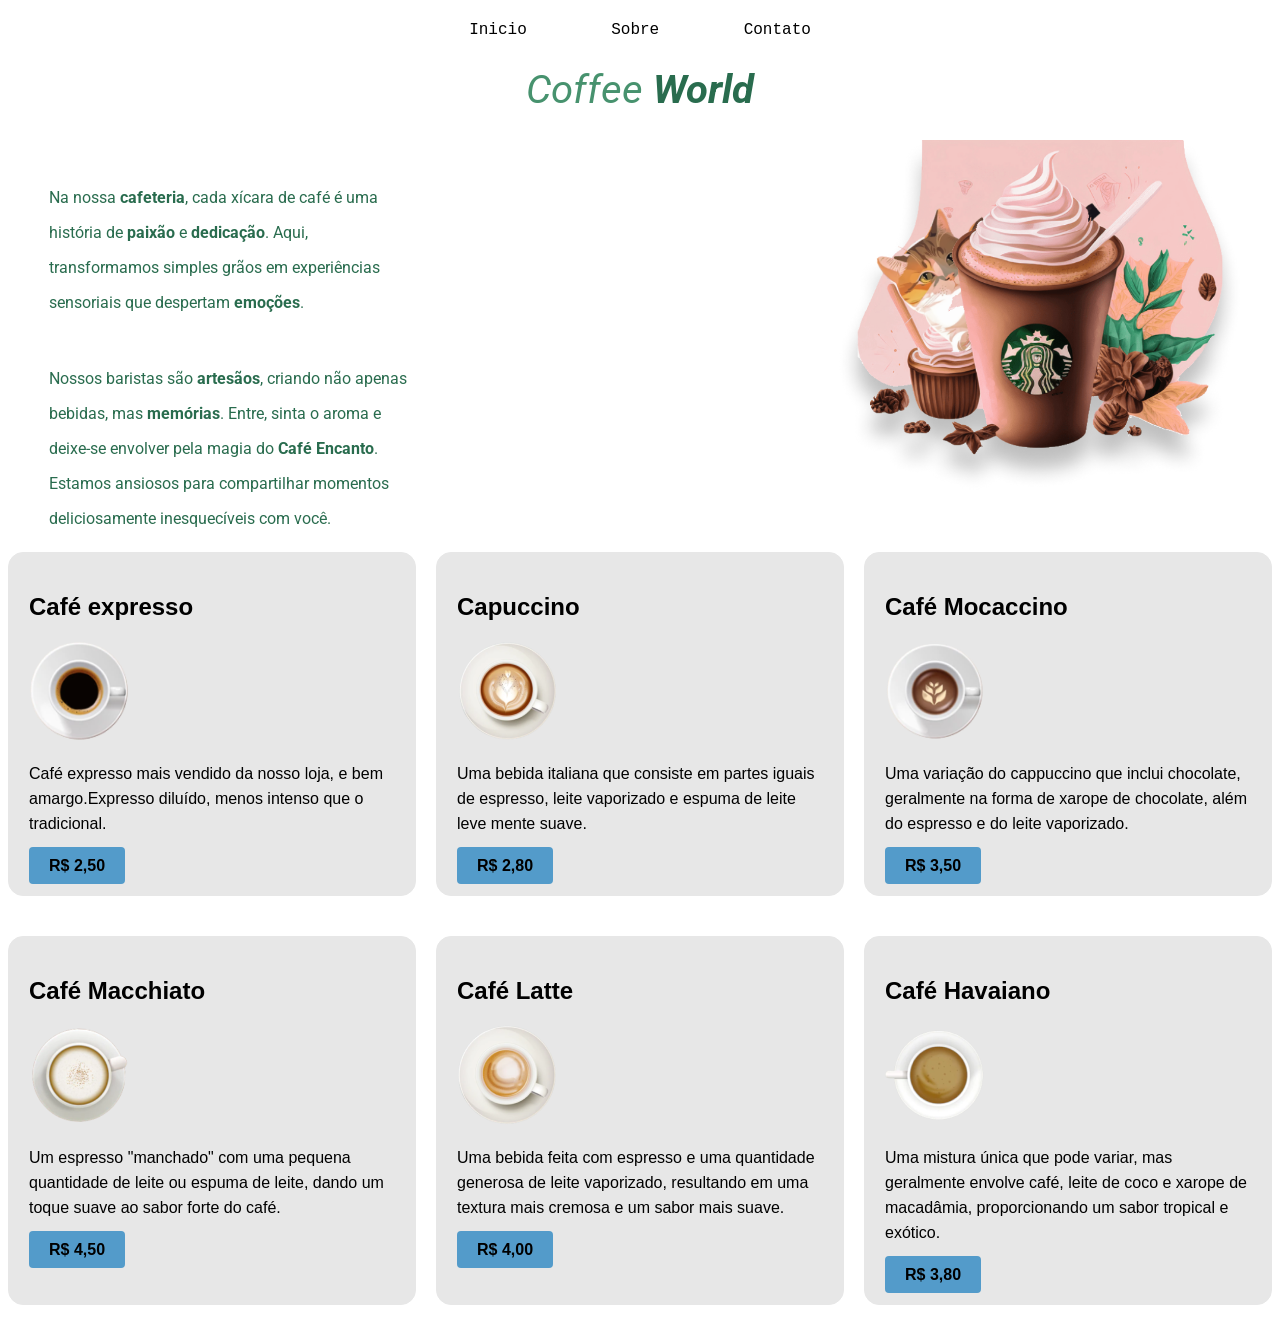
<file: index.html>
<!DOCTYPE html>
<html lang="en">

<head>
    <meta charset="UTF-8">
    <meta name="viewport" content="width=device-width, initial-scale=1.0">
    <title>Coffe</title>
    <link rel="stylesheet" href="styes.css">
</head>

<main>

    <body>
        <div class="icones">

            <a href="./index.html">Inicio</a>
            <a href="">Sobre</a>
            <a href="">Contato</a>



        </div>

        <h1 class="titulo"> Coffee <span> World </span></h1>

        <div class="inicio">

            <div class="intro">


                <p class="introducao">Na nossa <strong>cafeteria</strong>, cada xícara de café é uma história de
                    <strong>paixão</strong> e <strong>dedicação</strong>. Aqui, transformamos simples grãos em
                    experiências sensoriais que despertam <strong>emoções</strong>.
                </p>
                <p class="introducao">Nossos baristas são <strong>artesãos</strong>, criando não apenas bebidas, mas
                    <strong>memórias</strong>. Entre, sinta o aroma e deixe-se envolver pela magia do <strong>Café
                        Encanto</strong>. Estamos ansiosos para compartilhar momentos deliciosamente inesquecíveis com
                    você.
                </p>


            </div>

            <div class="intro2">

                <img src="./Imagem-header.png" alt="" class="imagem-coffe">

            </div>

        </div>

        <!-- <h1 class="titulo">Coffe World</h1> -->

        <div class="grid">

            <div class="info">

                <h2 class="titulo2"> Café expresso </h2>

                <img src="./expresso.png" alt="">


                <p> Café expresso mais vendido da nosso loja, e bem amargo.Expresso diluído, menos intenso que o
                    tradicional.
                </p>


                <a class="compra" href="">R$ 2,50</a>

            </div>
            <div class="info">

                <h2 class="titulo2">Capuccino</h2>


                <img class="imagem-cafe" src="./capuccino.png" alt="">


                <p> Uma bebida italiana que consiste em partes iguais de espresso, leite vaporizado e espuma de leite
                    leve
                    mente suave.
                </p>


                <a class="compra" href="">R$ 2,80</a>

            </div>
            <div class="info">

                <h2 class="titulo2">Café Mocaccino</h2>


                <img src="./mocaccino.png" alt="">


                <p> Uma variação do cappuccino que inclui chocolate, geralmente na forma de xarope de chocolate, além do
                    espresso e do leite vaporizado.
                </p>


                <a class="compra" href="">R$ 3,50</a>

            </div>

            <div class="info">

                <h2 class="titulo2">Café Macchiato</h2>


                <img src="./macchiato.png" alt="">


                <p> Um espresso "manchado" com uma pequena quantidade de leite ou espuma de leite, dando um toque suave
                    ao
                    sabor forte do café.
                </p>


                <a class="compra" href="">R$ 4,50</a>

            </div>
            <div class="info">

                <h2 class="titulo2">Café Latte</h2>


                <img src="./latte.png" alt="">


                <p> Uma bebida feita com espresso e uma quantidade generosa de leite vaporizado, resultando em uma
                    textura
                    mais cremosa e um sabor mais suave.
                </p>


                <a class="compra" href="">R$ 4,00</a>

            </div>
            <div class="info">

                <h2 class="titulo2">Café Havaiano</h2>


                <img src="./havaiano.png" alt="">


                <p> Uma mistura única que pode variar, mas geralmente envolve café, leite de coco e xarope de macadâmia,
                    proporcionando um sabor tropical e exótico.
                </p>


                <a class="compra" href="">R$ 3,80</a>

            </div>
        </div>
</main>
</body>

</html>
</file>
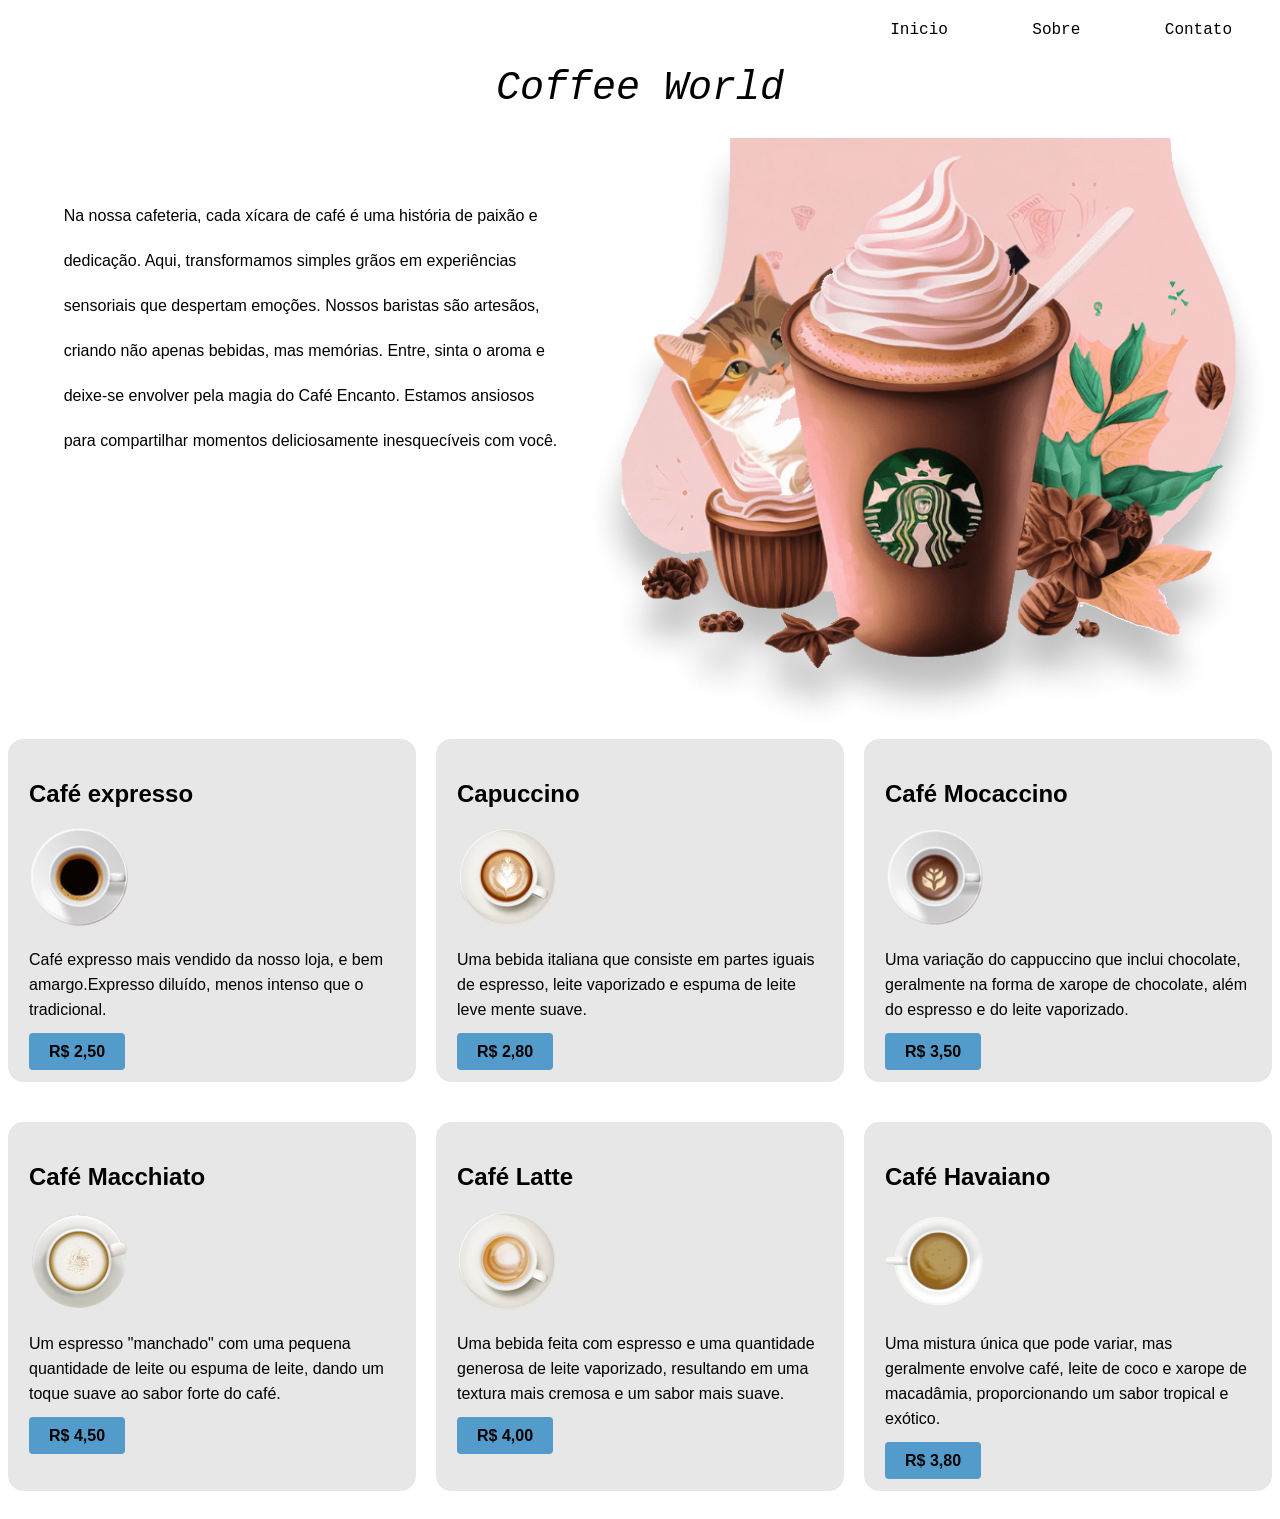
<file: café/index.html>
<!DOCTYPE html>
<html lang="en">
<head>
    <meta charset="UTF-8">
    <meta name="viewport" content="width=device-width, initial-scale=1.0">
    <title>Coffe</title>
    <link rel="stylesheet" href="styes.css">
</head>
<body>
    <div class="icones">

        <a href="../loja/index.html">Inicio</a>
        <a href="">Sobre</a>
        <a href="">Contato</a>

       

    </div>

        <h1 class="titulo">Coffee World</h1>

    <div class="inicio">

        <div class="intro">


            <p class="introducao">Na nossa cafeteria, cada xícara de café é uma história de paixão e dedicação. Aqui,
                transformamos simples grãos em experiências sensoriais que despertam emoções. Nossos baristas são
                artesãos, criando não apenas bebidas, mas memórias. Entre, sinta o aroma e deixe-se envolver pela magia
                do Café Encanto. Estamos ansiosos para compartilhar momentos deliciosamente inesquecíveis com você.
            </p>

        </div>

        <div class="intro2">

            <img src="./Imagem-header.png" alt="" class="imagem-coffe">

        </div>
    </div>

    <!-- <h1 class="titulo">Coffe World</h1> -->

    <div class="grid">

        <div class="info">

            <h2 class="titulo2"> Café expresso </h2>

            <img src="./expresso.png" alt= "">


            <p> Café expresso mais vendido da nosso loja, e bem amargo.Expresso diluído, menos intenso que o
                tradicional.
            </p>


            <a class="compra" href="#">R$ 2,50</a>

        </div>
        <div class="info">

            <h2 class="titulo2">Capuccino</h2>


            <img class="imagem-cafe" src="./capuccino.png" alt="">


            <p> Uma bebida italiana que consiste em partes iguais de espresso, leite vaporizado e espuma de leite leve
                mente suave.
            </p>


            <a class="compra" href="#">R$ 2,80</a>

        </div>
        <div class="info">

            <h2 class="titulo2">Café Mocaccino</h2>


            <img src="./mocaccino.png" alt="">


            <p> Uma variação do cappuccino que inclui chocolate, geralmente na forma de xarope de chocolate, além do
                espresso e do leite vaporizado.
            </p>


            <a class="compra" href="#">R$ 3,50</a>

        </div>

        <div class="info">

            <h2 class="titulo2">Café Macchiato</h2>


            <img src="./macchiato.png" alt="">


            <p> Um espresso "manchado" com uma pequena quantidade de leite ou espuma de leite, dando um toque suave ao
                sabor forte do café.
            </p>


            <a class="compra" href="#">R$ 4,50</a>

        </div>
        <div class="info">

            <h2 class="titulo2">Café Latte</h2>


            <img src="./latte.png" alt="">


            <p> Uma bebida feita com espresso e uma quantidade generosa de leite vaporizado, resultando em uma textura
                mais cremosa e um sabor mais suave.
            </p>


            <a class="compra" href="#">R$ 4,00</a>

        </div>
        <div class="info">

            <h2 class="titulo2">Café Havaiano</h2>


            <img src="./havaiano.png" alt="">


            <p> Uma mistura única que pode variar, mas geralmente envolve café, leite de coco e xarope de macadâmia,
                proporcionando um sabor tropical e exótico.
            </p>


            <a class="compra" href="#">R$ 3,80</a>

        </div>
    </div>
</body>
</html>
</file>
<file: styes.css>
@import url('https://fonts.googleapis.com/css2?family=Roboto:wght@300&display=swap');

@import url('https://fonts.googleapis.com/css2?family=Roboto:wght@300;400&display=swap');

body {

    font-family: Arial;

}

:root {
    --cor-roxa: #539bca;
    --cor-de-fundo-dos-icones: #e7e7e7;
}

.icones {

    text-align: center;
    margin-top: 20px;
    max-width: 100%;
    max-height: 100%;
    
}

.icones a {

    text-decoration: none;
    color: #000000;
    font-family: 'Courier New', Courier, monospace;
    margin: 40px;
    max-width: 100%;
    max-height: 100%;


}

.icones a:hover {

    color: var(--cor-roxa);

}

.titulo span {

    font-weight: bold;
    color: #296c4e;

}

.titulo {

    font-family: 'Roboto';
    font-style: italic;
    font-size: 40px;
    font-weight: 400;
    text-align: center;
    max-width: 100%;
    max-height: 100%;
color: #47926e;
}

.inicio {

    font-family: sans-serif;
    display: grid;
    gap: 20px;
    grid-template-columns: 1fr 1fr 1fr;
    max-width: 100%;
    max-height: 100%;

}

.intro .introducao {

    font-family: 'Roboto';
    line-height: 35px;
    margin-top: 10%;
    margin-left: 10%;
    max-width: 100%;
    max-height: 100%;
    color: #296c4e;

}

.intro2 .imagem-coffe {

   max-width: 100%;
   max-height: 100%;
   margin-left: 400px;

}


.grid {

    font-family: sans-serif;
    display: grid;
    gap: 20px;
    grid-template-columns: 1fr 1fr 1fr;
    max-width: 100%;
    max-height: 100%;

}

.info p {

    line-height: 25px;
    padding-bottom: 5px;
    max-width: 100%;
    max-height: 100%;

}

.info {

    padding: 20px;
    background: var(--cor-de-fundo-dos-icones);
    border: 1px solid var(--cor-de-fundo-dos-icones);
    border-radius: 15px;
    margin-bottom: 20px;
    max-width: 100%;
    max-height: 100%;

}

.info:hover {

    border: 1px solid var(--cor-roxa);
    box-shadow: 1px 1px 30px 7px var(--cor-roxa);
    transition: 400ms;

}

.compra {

    background-color: var(--cor-roxa);
    font-weight: 600;
    color: #000000;
    padding: 10px 20px;
    text-decoration: none;
    border-radius: 4px;
    max-width: 100%;
    max-height: 100%;

}

@media (max-width: 500px) {

    .grid {
        grid-template-columns: 1fr;
    }

    .intro2 {
        display: flex;
        justify-content: center;
    }

    .intro2 .imagem-coffe {
        margin-left: 0; /* Removi o valor fixo de 400px */
        width: 80%;
        
    }

    .intro .introducao {

        margin-top: 0; /* Removi o valor fixo de 10% */
        line-height: normal;
       
    }

    .inicio {

        display: flex;
        width: 100%;
        flex-direction: column-reverse;
        align-items: center;
        gap: 20px;

    }

    .icones a {
        margin: 10px; /* Reduzi a margem para um valor menor */
    }
}
@media (max-width: 600px) {

    .grid {
        grid-template-columns: 1fr;
    }

    .intro2 {
        display: flex;
        justify-content: center;
    }

    .intro2 .imagem-coffe {
        margin-left: 0; /* Removi o valor fixo de 400px */
        width: 80%;
        
    }

    .intro .introducao {

        margin-top: 0; /* Removi o valor fixo de 10% */
        line-height: normal;
       
    }

    .inicio {

        display: flex;
        width: 100%;
        flex-direction: column-reverse;
        align-items: center;
        gap: 20px;

    }

    .icones a {
        margin: 10px; /* Reduzi a margem para um valor menor */
    }
}
@media (max-width: 991px) {

    .grid {
        grid-template-columns: 1fr;
    }

    .intro2 {
        display: flex;
        justify-content: center;
    }

    .intro2 .imagem-coffe {
        margin-left: 0; /* Removi o valor fixo de 400px */
        width: 80%;
        
    }

    .intro .introducao {

        margin-top: 0; /* Removi o valor fixo de 10% */
        line-height: normal;
      
       
    }

    .inicio {

        display: flex;
        width: 100%;
        flex-direction: column-reverse;
        align-items: center;
        gap: 20px;

    }

    .icones a {
        margin: 10px; /* Reduzi a margem para um valor menor */
    }
}
@media (max-width: 1200px) {

    .grid {
        grid-template-columns: 1fr 1fr;
    }

    .intro2 {
        display: flex;
        justify-content: center;
    }

    .intro2 .imagem-coffe {
        margin-left: 0; /* Removi o valor fixo de 400px */
        width: 80%;
        
    }

    .intro .introducao {

        margin-top: 0; /* Removi o valor fixo de 10% */
        line-height: normal;
       
    }

    .inicio {

        display: flex;
        width: 100%;
        align-items: center;
        gap: 20px;

    }

    .icones a {
        margin: 10px; /* Reduzi a margem para um valor menor */
    }
}
</file>
<file: café/styes.css>
body {

    font-family: Arial;

}

:root {
    --cor-roxa: #539bca;
    --cor-de-fundo-dos-icones: #e7e7e7;
}

.icones {

    text-align: end;
    margin-top: 20px;

}

.icones a {
    
    text-decoration: none;
    color: #000000;
    font-family: 'Courier New', Courier, monospace;
    margin: 40px;
    

}

.icones a:hover {

    color: var(--cor-roxa);

}

.titulo {

    font-family: 'Courier New', Courier, monospace;
    font-style: italic;
    font-size: 40px;
    font-weight: 100;
    text-align: center;

}

.inicio {

    font-family: sans-serif;
    display: grid;
    gap: 20px;
    grid-template-columns: 1fr 1fr;


}

.intro .introducao {

    line-height: 45px;
    margin-top: 10%;
    margin-left: 10%;
    max-width: 100%;

}

.intro2 .imagem-coffe img{

    
    max-width: 100%;
}


.grid {

    font-family: sans-serif;
    display: grid;
    gap: 20px;
    grid-template-columns: 1fr 1fr 1fr;

}

.info p {

    line-height: 25px;
    padding-bottom: 5px;

}

.info {

    padding: 20px;
    background: var(--cor-de-fundo-dos-icones);
    border: 1px solid var(--cor-de-fundo-dos-icones);
    border-radius: 15px;
    margin-bottom: 20px;

}

.info:hover {

    border: 1px solid var(--cor-roxa);
    box-shadow: 1px 1px 30px 7px var(--cor-roxa);
    transition: 400ms;

}

.compra {

    background-color: var(--cor-roxa);
    font-weight: 600;
    color: #000000;
    padding: 10px 20px;
    text-decoration: none;
    border-radius: 4px;
    max-width: 100%;

}

@media (max-width:480px) {

    .grid {
        grid-template-columns: 1fr 1fr;
        width: 100%;
    }
    .imagem-coffe {
        width: 100%;
        
    }
    .introducao {
        width: 100%;
        line-height: none;
       
    }
    .icones a {

        text-align: center;
        margin-left: 50px;

    }
} 
@media (max-width:600px) {

    .grid {
        grid-template-columns: 1fr 1fr;
        width: 100%;
    }
    .imagem-coffe {
        width: 100%;
        
    }
    .introducao {
        width: 100%;
        line-height: none;
       
    }
    .icones a {

        text-align: center;
        margin-left: 50px;

    }
}
</file>
